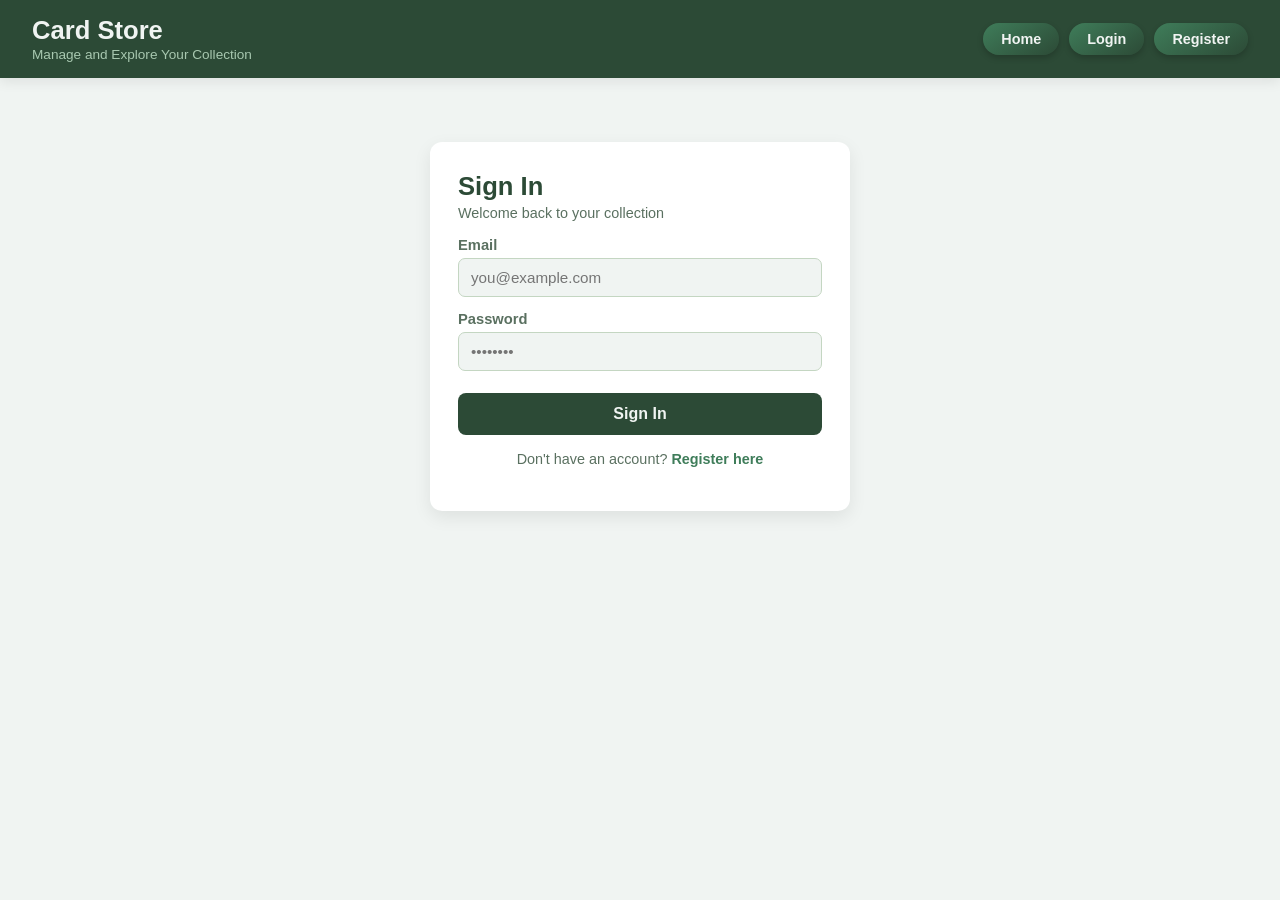
<file: gamestore/client/index.html>
<!DOCTYPE html>
<html lang="en">
<head>
    <meta charset="UTF-8">
    <title>Card Inventory – Card Store</title>
    <link rel="stylesheet" href="styles.css">
</head>
<body data-page="inventory">

<header class="hero-header">
    <div class="hero-title">
        <h1>Card Store</h1>
        <p class="tagline">Manage and Explore Your Collection</p>
    </div>
    <nav class="hero-nav">
        <a href="user.html"     class="nav-link">Home</a>
        <a href="index.html" class="nav-link" data-auth="true" data-role="admin" style="display:none">Inventory</a>
<a href="add.html" class="nav-link" data-auth="true" data-role="admin" style="display:none">Add Card</a>
        <a href="login.html"    class="nav-link" data-auth="false">Login</a>
        <a href="register.html" class="nav-link" data-auth="false">Register</a>
        <span id="userGreeting" class="user-greeting" style="display:none"></span>
        <button id="logoutBtn"  class="nav-link btn-logout" data-auth="true" style="display:none">Logout</button>
    </nav>
</header>

<main>
    <table id="cardTable">
        <thead>
            <tr>
                <th>Name</th>
                <th>Set</th>
                <th>Price</th>
                <th>Quantity</th>
                <th>Actions</th>
            </tr>
        </thead>
        <tbody id="cardTableBody">
            <!-- rows injected by JS -->
        </tbody>
    </table>

    <!-- Inline edit panel lives outside the table to keep valid HTML -->
    <div id="editRow" style="display:none;" class="inline-edit-panel">
        <form id="inlineEditForm" class="inline-form">
            <input type="hidden" id="editId">
            <input type="text"   id="editName"      placeholder="Name"      required>
            <input type="text"   id="editSet"       placeholder="Set"       required>
            <input type="text"   id="editCondition" placeholder="Condition" required>
            <input type="number" id="editPrice"     placeholder="Price"     step="0.01" required>
            <input type="number" id="editQuantity"  placeholder="Quantity"  required>
            <input type="text"   id="editRarity"    placeholder="Rarity"    required>
            <button type="submit">Save</button>
            <button type="button" id="cancelEdit">Cancel</button>
        </form>
    </div>
</main>

<script src="app.js"></script>
</body>
</html>
</file>
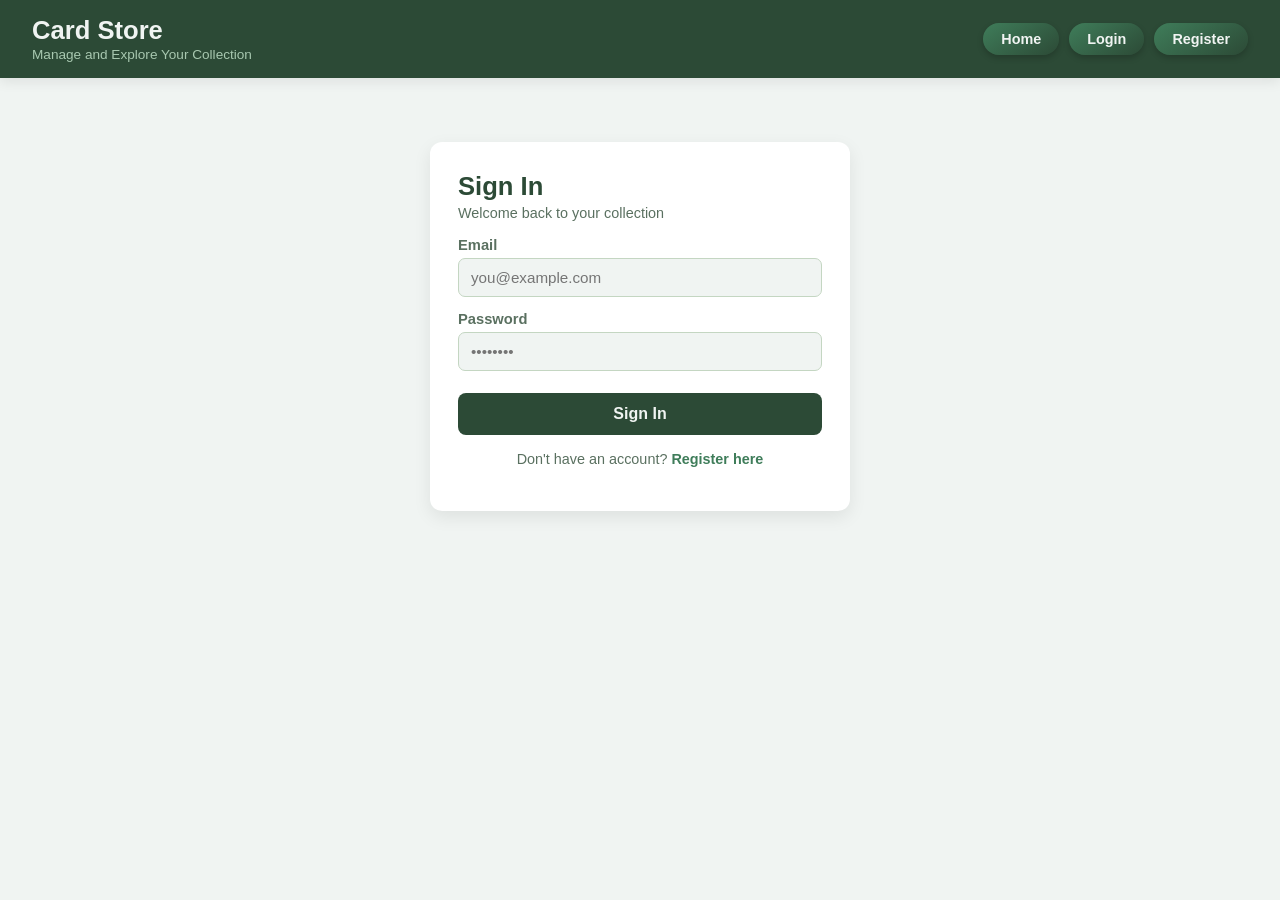
<file: gamestore/client/add.html>
<!DOCTYPE html>
<html lang="en">
<head>
    <meta charset="UTF-8">
    <title>Add Card – Card Store</title>
    <link rel="stylesheet" href="styles.css">
</head>
<body data-page="add">

<header class="hero-header">
    <div class="hero-title">
        <h1>Card Store</h1>
        <p class="tagline">Manage and Explore Your Collection</p>
    </div>
    <nav class="hero-nav">
        <a href="user.html"     class="nav-link">Home</a>
        <a href="index.html" class="nav-link" data-auth="true" data-role="admin" style="display:none">Inventory</a>
<a href="add.html" class="nav-link" data-auth="true" data-role="admin" style="display:none">Add Card</a>
        <a href="login.html"    class="nav-link" data-auth="false">Login</a>
        <a href="register.html" class="nav-link" data-auth="false">Register</a>
        <span id="userGreeting" class="user-greeting" style="display:none"></span>
        <button id="logoutBtn"  class="nav-link btn-logout" data-auth="true" style="display:none">Logout</button>
    </nav>
</header>

<main>
    <h2 id="formTitle" style="text-align:center; color:#2c4a36; margin-top:20px;">Add New Card</h2>
    <form id="cardForm">
        <input type="hidden" id="cardId">

        <label>Name</label>
        <input type="text" id="name" required>

        <label>Set</label>
        <input type="text" id="set_name" required>

        <label>Condition</label>
        <input type="text" id="condition" required>

        <label>Price</label>
        <input type="number" step="0.01" id="price" required>

        <label>Quantity</label>
        <input type="number" id="quantity" required>

        <label>Rarity</label>
        <input type="text" id="rarity" required>

        <button type="submit" class="btn">Save Card</button>
    </form>
</main>

<script src="app.js"></script>
</body>
</html>
</file>
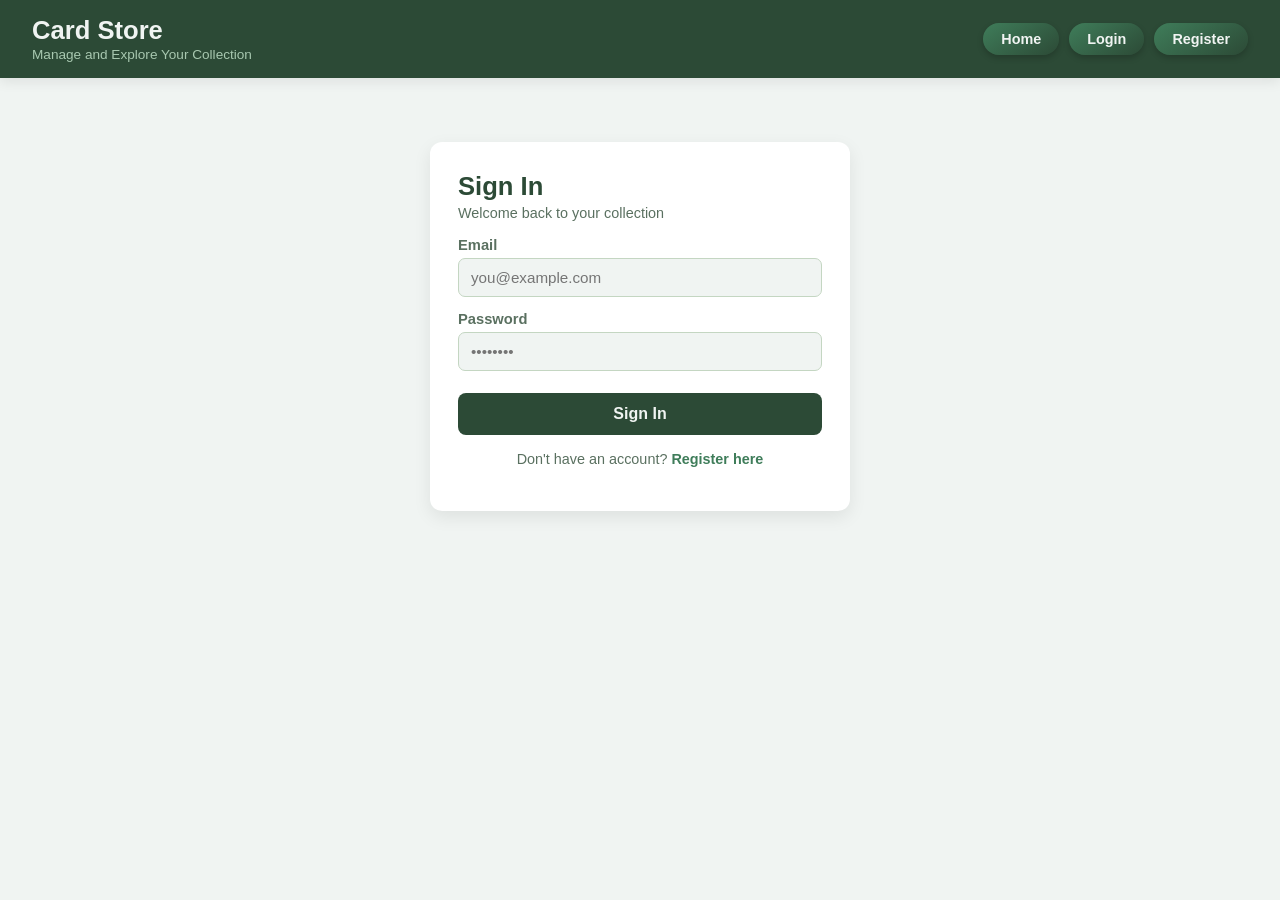
<file: gamestore/client/login.html>
<!DOCTYPE html>
<html lang="en">
<head>
    <meta charset="UTF-8">
    <title>Login – Card Store</title>
    <link rel="stylesheet" href="styles.css">
</head>
<body data-page="login">

<header class="hero-header">
    <div class="hero-title">
        <h1>Card Store</h1>
        <p class="tagline">Manage and Explore Your Collection</p>
    </div>
    <nav class="hero-nav">
        <a href="user.html"     class="nav-link">Home</a>
        <a href="index.html" class="nav-link" data-auth="true" data-role="admin" style="display:none">Inventory</a>
<a href="add.html" class="nav-link" data-auth="true" data-role="admin" style="display:none">Add Card</a>
        <a href="login.html"    class="nav-link" data-auth="false">Login</a>
        <a href="register.html" class="nav-link" data-auth="false">Register</a>
        <span id="userGreeting" class="user-greeting" style="display:none"></span>
        <button id="logoutBtn"  class="nav-link btn-logout" data-auth="true" style="display:none">Logout</button>
    </nav>
</header>

<main class="auth-main">
    <form id="loginForm" class="auth-form">
        <h2>Sign In</h2>
        <p class="auth-sub">Welcome back to your collection</p>

        <div id="loginMsg" class="msg" style="display:none"></div>

        <label>Email</label>
        <input type="email" id="email" placeholder="you@example.com" required>

        <label>Password</label>
        <input type="password" id="password" placeholder="••••••••" required>

        <button type="submit" class="btn">Sign In</button>

        <p class="auth-footer">
            Don't have an account? <a href="register.html">Register here</a>
        </p>
    </form>
</main>

<script src="app.js"></script>
</body>
</html>
</file>
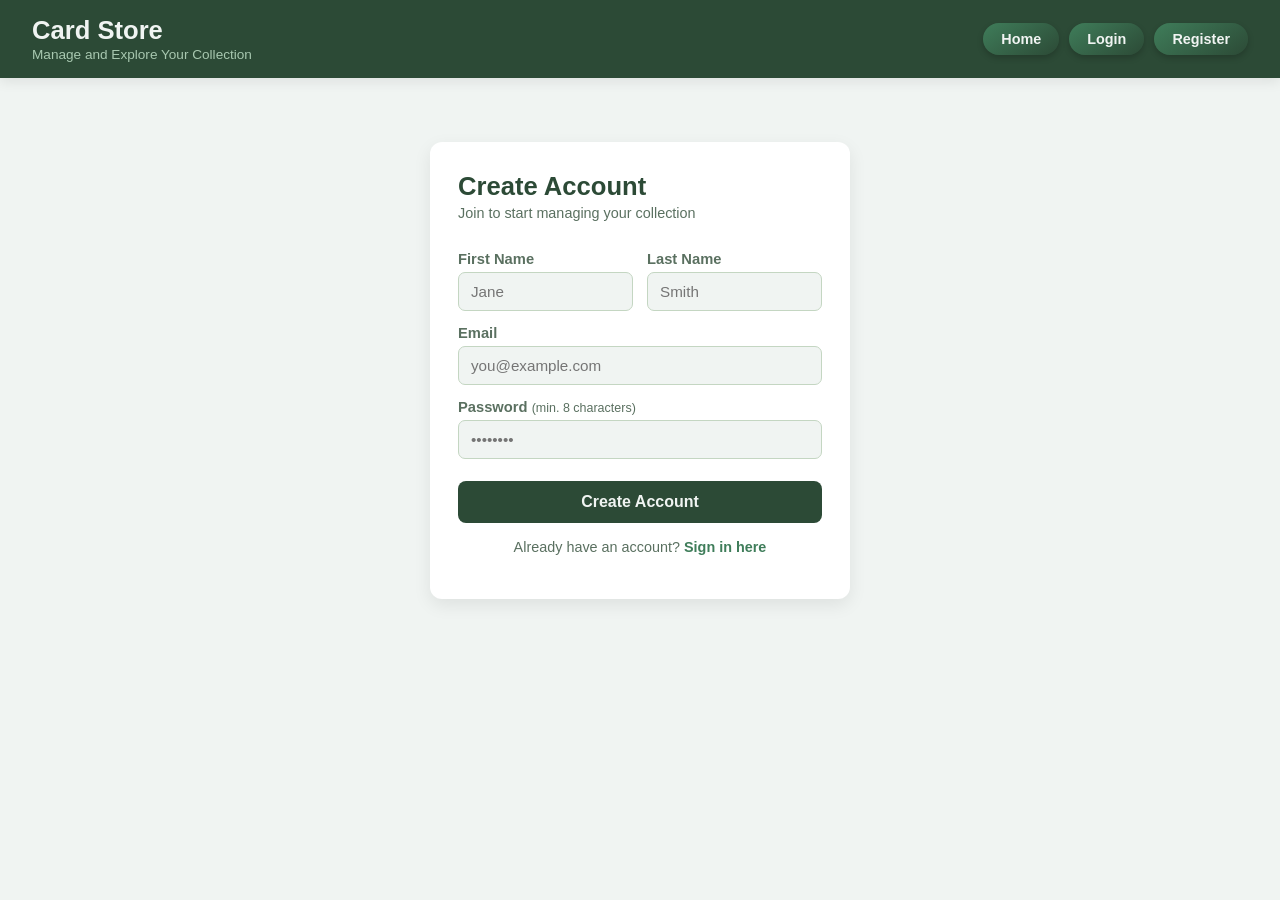
<file: gamestore/client/register.html>
<!DOCTYPE html>
<html lang="en">
<head>
    <meta charset="UTF-8">
    <title>Register – Card Store</title>
    <link rel="stylesheet" href="styles.css">
</head>
<body data-page="register">

<header class="hero-header">
    <div class="hero-title">
        <h1>Card Store</h1>
        <p class="tagline">Manage and Explore Your Collection</p>
    </div>
    <nav class="hero-nav">
        <a href="user.html"     class="nav-link">Home</a>
        <a href="index.html" class="nav-link" data-auth="true" data-role="admin" style="display:none">Inventory</a>
<a href="add.html" class="nav-link" data-auth="true" data-role="admin" style="display:none">Add Card</a>
        <a href="login.html"    class="nav-link" data-auth="false">Login</a>
        <a href="register.html" class="nav-link" data-auth="false">Register</a>
        <span id="userGreeting" class="user-greeting" style="display:none"></span>
        <button id="logoutBtn"  class="nav-link btn-logout" data-auth="true" style="display:none">Logout</button>
    </nav>
</header>

<main class="auth-main">
    <form id="registerForm" class="auth-form">
        <h2>Create Account</h2>
        <p class="auth-sub">Join to start managing your collection</p>

        <div id="registerMsg" class="msg" style="display:none"></div>

        <div class="form-row">
            <div class="form-col">
                <label>First Name</label>
                <input type="text" id="first_name" placeholder="Jane" required>
            </div>
            <div class="form-col">
                <label>Last Name</label>
                <input type="text" id="last_name" placeholder="Smith" required>
            </div>
        </div>

        <label>Email</label>
        <input type="email" id="email" placeholder="you@example.com" required>

        <label>Password <span class="hint">(min. 8 characters)</span></label>
        <input type="password" id="password" placeholder="••••••••" required minlength="8">

        <button type="submit" class="btn">Create Account</button>

        <p class="auth-footer">
            Already have an account? <a href="login.html">Sign in here</a>
        </p>
    </form>
</main>

<script src="app.js"></script>
</body>
</html>
</file>
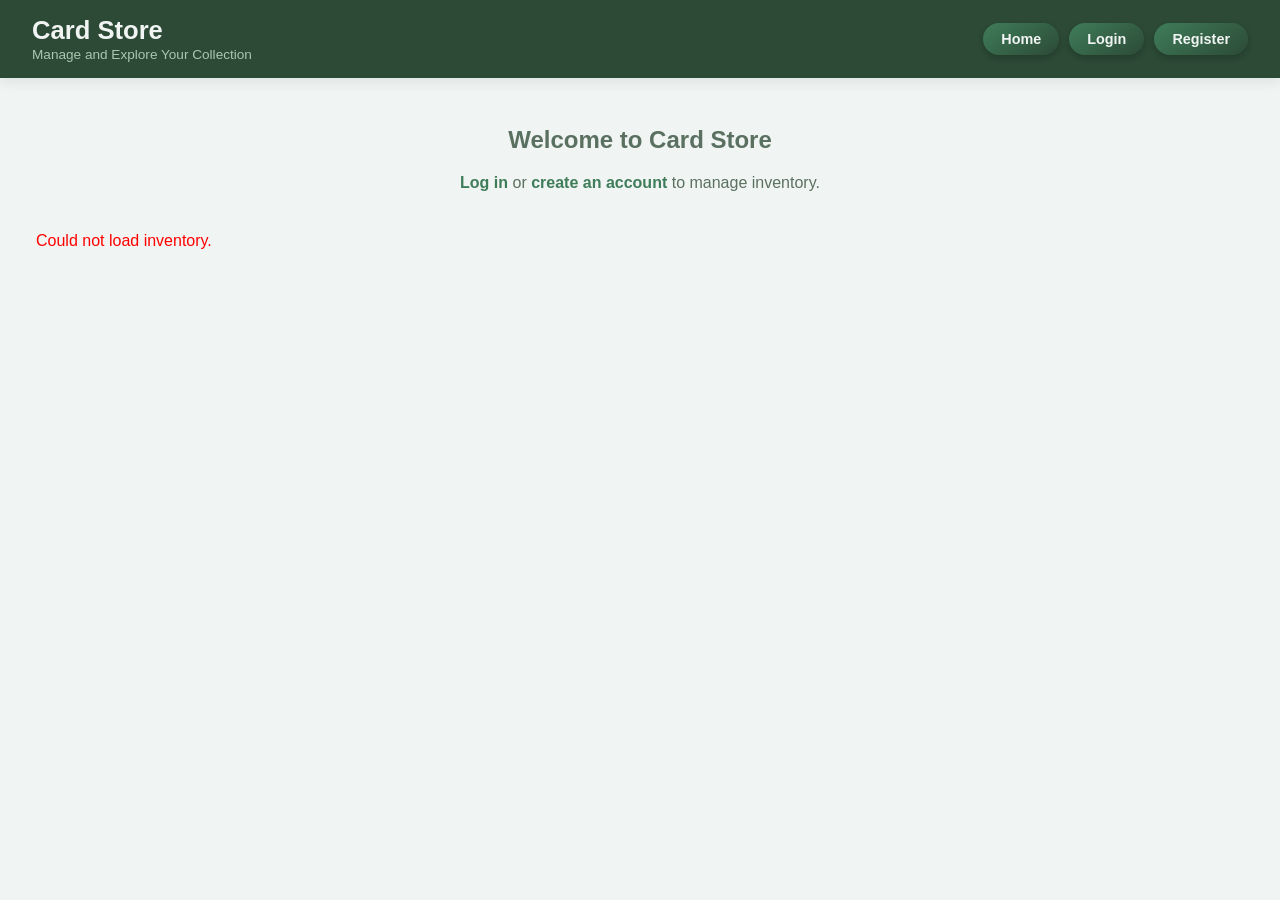
<file: gamestore/client/user.html>
<!DOCTYPE html>
<html lang="en">
<head>
    <meta charset="UTF-8">
    <title>Home – Card Store</title>
    <link rel="stylesheet" href="styles.css">
</head>
<body data-page="home">

<header class="hero-header">
    <div class="hero-title">
        <h1>Card Store</h1>
        <p class="tagline">Manage and Explore Your Collection</p>
    </div>
    <nav class="hero-nav">
        <a href="user.html"     class="nav-link">Home</a>
        <a href="index.html" class="nav-link" data-auth="true" data-role="admin" style="display:none">Inventory</a>
<a href="add.html" class="nav-link" data-auth="true" data-role="admin" style="display:none">Add Card</a>
        <a href="login.html"    class="nav-link" data-auth="false">Login</a>
        <a href="register.html" class="nav-link" data-auth="false">Register</a>
        <span id="userGreeting" class="user-greeting" style="display:none"></span>
        <button id="logoutBtn"  class="nav-link btn-logout" data-auth="true" style="display:none">Logout</button>
    </nav>
</header>

<main>
    <section class="guest-message" style="margin-top:0; margin-bottom:24px;">
        <h2>Welcome to Card Store</h2>
        <p><a href="login.html">Log in</a> or <a href="register.html">create an account</a> to manage inventory.</p>
    </section>

    <div id="cardContainer" class="card-grid"></div>
</main>

<script src="app.js"></script>
</body>
</html>
</file>
<file: gamestore/client/styles.css>
/* ──────────────────────────────────────────────
   CSS Variables & Base
────────────────────────────────────────────── */
:root {
    --bg:        #f0f4f2;
    --surface:   #ffffff;
    --primary:   #2c4a36;
    --accent:    #3f7d5a;
    --accent-h:  #356b4d;
    --text:      #2a3a32;
    --text-muted:#5a7060;
    --border:    #c4d6c2;
    --shadow:    rgba(0,0,0,0.08);
    --danger:    #c0392b;
    --danger-h:  #a93226;
    --success-bg:#d4edda;
    --success-fg:#155724;
    --error-bg:  #f8d7da;
    --error-fg:  #721c24;
}

body.dark-mode {
    --bg:        #1a2420;
    --surface:   #243028;
    --primary:   #1a2f22;
    --accent:    #4a9467;
    --accent-h:  #3d7d57;
    --text:      #d0e4d8;
    --text-muted:#8ab49a;
    --border:    #3a5040;
    --shadow:    rgba(0,0,0,0.3);
}

*, *::before, *::after { box-sizing: border-box; }

body {
    font-family: 'Segoe UI', Tahoma, Geneva, Verdana, sans-serif;
    margin: 0;
    background: var(--bg);
    color: var(--text);
    transition: background 0.3s, color 0.3s;
}

/* ──────────────────────────────────────────────
   Header / Nav
────────────────────────────────────────────── */
.hero-header {
    background: var(--primary);
    color: #f0f4f2;
    padding: 16px 32px;
    display: flex;
    justify-content: space-between;
    align-items: center;
    flex-wrap: wrap;
    gap: 12px;
    box-shadow: 0 4px 12px var(--shadow);
}

.hero-title h1 {
    margin: 0;
    font-size: 1.6em;
    color: #f0f4f2;
}

.tagline {
    margin: 2px 0 0;
    font-size: 0.85em;
    color: #a8c8b0;
}

.hero-nav {
    display: flex;
    align-items: center;
    gap: 10px;
    flex-wrap: wrap;
}

.hero-nav .nav-link {
    background: linear-gradient(145deg, var(--accent), var(--primary));
    color: #f0f4f2;
    text-decoration: none;
    padding: 8px 18px;
    border-radius: 25px;
    font-weight: 600;
    font-size: 0.9em;
    box-shadow: 0 3px 6px rgba(0,0,0,0.2);
    transition: all 0.25s ease;
    display: inline-block;
    border: none;
    cursor: pointer;
}

.hero-nav .nav-link:hover {
    background: linear-gradient(145deg, var(--accent-h), #1e3828);
    transform: translateY(-2px);
    box-shadow: 0 5px 10px rgba(0,0,0,0.25);
}

.btn-logout {
    background: linear-gradient(145deg, #8b3a3a, #5c1e1e) !important;
}

.btn-logout:hover {
    background: linear-gradient(145deg, #7a3030, #4d1818) !important;
}

.user-greeting {
    color: #a8c8b0;
    font-size: 0.9em;
    font-weight: 600;
    padding: 8px 4px;
}

/* ──────────────────────────────────────────────
   Main Content
────────────────────────────────────────────── */
main {
    padding: 28px 36px;
}

h1 { margin: 0; font-size: 1.8em; }

a.btn {
    background: var(--accent);
    color: #f0f4f2;
    padding: 10px 18px;
    text-decoration: none;
    border-radius: 8px;
    font-weight: bold;
    transition: 0.2s;
}

a.btn:hover { background: var(--accent-h); }

/* ──────────────────────────────────────────────
   Inline Edit Panel (below table)
────────────────────────────────────────────── */
.inline-edit-panel {
    background: var(--surface);
    border: 1px solid var(--border);
    border-top: none;
    border-radius: 0 0 10px 10px;
    padding: 16px 20px;
    box-shadow: 0 4px 12px var(--shadow);
    margin-top: 0;
}

/* ──────────────────────────────────────────────
   Table
────────────────────────────────────────────── */
table {
    width: 100%;
    border-collapse: collapse;
    background: var(--surface);
    border-radius: 10px;
    overflow: hidden;
    box-shadow: 0 4px 12px var(--shadow);
}

th, td {
    padding: 13px 14px;
    border-bottom: 1px solid var(--border);
    color: var(--text);
}

th {
    background: var(--accent);
    color: #f0f4f2;
    text-align: left;
    font-weight: 700;
}

tr:hover td { background: rgba(63,125,90,0.06); }

/* ──────────────────────────────────────────────
   Buttons
────────────────────────────────────────────── */
button {
    background: var(--accent);
    color: #f0f4f2;
    border: none;
    padding: 7px 14px;
    border-radius: 6px;
    cursor: pointer;
    font-weight: 600;
    font-size: 0.88em;
    transition: 0.2s;
    margin-right: 5px;
}

button:hover { background: var(--accent-h); }

button.btn-danger {
    background: var(--danger);
}

button.btn-danger:hover {
    background: var(--danger-h);
}

/* ──────────────────────────────────────────────
   Forms (general)
────────────────────────────────────────────── */
form {
    max-width: 480px;
    background: var(--surface);
    padding: 30px 28px;
    border-radius: 12px;
    box-shadow: 0 6px 18px var(--shadow);
    margin: auto;
    margin-top: 24px;
}

label {
    display: block;
    margin-top: 14px;
    font-weight: 600;
    font-size: 0.92em;
    color: var(--text-muted);
}

label .hint {
    font-weight: 400;
    font-size: 0.85em;
    color: var(--text-muted);
}

input[type="text"],
input[type="email"],
input[type="password"],
input[type="number"] {
    width: 100%;
    padding: 10px 12px;
    margin-top: 5px;
    border: 1px solid var(--border);
    border-radius: 7px;
    font-size: 0.95em;
    background: var(--bg);
    color: var(--text);
    transition: border-color 0.2s, box-shadow 0.2s;
}

input:focus {
    border-color: var(--accent);
    outline: none;
    box-shadow: 0 0 0 3px rgba(63,125,90,0.2);
}

button[type="submit"] {
    margin-top: 22px;
    width: 100%;
    padding: 12px;
    font-size: 1em;
    background: var(--primary);
    border-radius: 8px;
}

button[type="submit"]:hover { background: var(--accent); }

/* ──────────────────────────────────────────────
   Auth Forms (login / register)
────────────────────────────────────────────── */
.auth-main {
    display: flex;
    justify-content: center;
    align-items: flex-start;
    padding-top: 40px;
}

.auth-form {
    width: 100%;
    max-width: 420px;
}

.auth-form h2 {
    margin: 0 0 4px;
    color: var(--primary);
    font-size: 1.6em;
}

.auth-sub {
    color: var(--text-muted);
    font-size: 0.9em;
    margin: 0 0 16px;
}

.auth-footer {
    margin-top: 16px;
    text-align: center;
    font-size: 0.9em;
    color: var(--text-muted);
}

.auth-footer a {
    color: var(--accent);
    font-weight: 600;
    text-decoration: none;
}

.auth-footer a:hover { text-decoration: underline; }

/* Side-by-side first/last name */
.form-row {
    display: flex;
    gap: 14px;
}

.form-col {
    flex: 1;
}

.form-col input {
    width: 100%;
}

/* ──────────────────────────────────────────────
   Status Messages
────────────────────────────────────────────── */
.msg {
    padding: 10px 14px;
    border-radius: 7px;
    font-size: 0.92em;
    font-weight: 600;
    margin-bottom: 12px;
}

.msg-success {
    background: var(--success-bg);
    color: var(--success-fg);
    border: 1px solid #c3e6cb;
}

.msg-error {
    background: var(--error-bg);
    color: var(--error-fg);
    border: 1px solid #f5c6cb;
}

/* ──────────────────────────────────────────────
   Card Grid (home page)
────────────────────────────────────────────── */
.card-grid {
    display: grid;
    grid-template-columns: repeat(auto-fill, minmax(220px, 1fr));
    gap: 20px;
}

.inventory-card {
    background: var(--surface);
    padding: 20px;
    border-radius: 10px;
    box-shadow: 0 4px 10px var(--shadow);
    transition: transform 0.2s, box-shadow 0.2s;
    border: 1px solid var(--border);
}

.inventory-card:hover {
    transform: translateY(-4px);
    box-shadow: 0 10px 20px var(--shadow);
}

.inventory-card h2 {
    margin: 0 0 10px;
    color: var(--primary);
    font-size: 1.1em;
}

.inventory-card p {
    margin: 5px 0;
    color: var(--text-muted);
    font-size: 0.9em;
}

/* ──────────────────────────────────────────────
   Guest Message
────────────────────────────────────────────── */
.guest-message {
    text-align: center;
    margin-top: 60px;
    color: var(--text-muted);
}

.guest-message a {
    color: var(--accent);
    font-weight: 700;
    text-decoration: none;
}

.guest-message a:hover { text-decoration: underline; }

/* ──────────────────────────────────────────────
   Inline Edit Form (inside table)
────────────────────────────────────────────── */
.inline-form {
    display: flex;
    gap: 8px;
    flex-wrap: wrap;
    align-items: center;
    padding: 8px 0;
}

.inline-form input {
    padding: 6px 8px;
    font-size: 0.88em;
    width: 100px;
    margin-top: 0;
}

.inline-form button {
    padding: 6px 12px;
    font-size: 0.88em;
    margin-top: 0;
}
</file>
